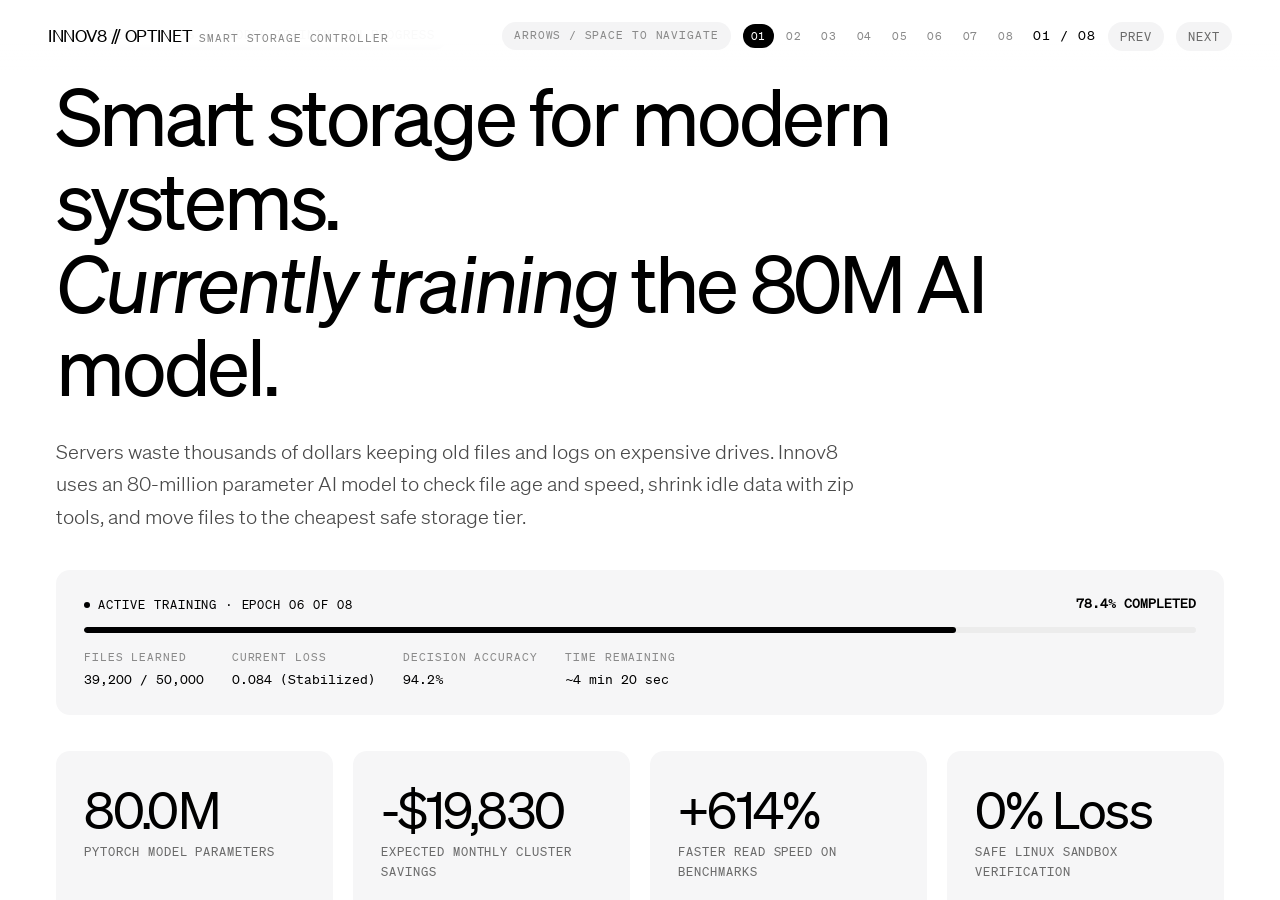
<file: static/slides/index.html>
<!DOCTYPE html>
<html lang="en">
<head>
  <meta charset="utf-8">
  <meta name="viewport" content="width=device-width, initial-scale=1">
  <title>INNOV8 // OPTINET — Smart Storage Controller</title>
  <meta name="description" content="Innov8 OptiNet: Autonomous 80M AI model that cuts storage costs and speeds up modern systems. Current status: actively training. Zero lines, zero icons, pure content slide deck.">
  
  <link rel="stylesheet" href="style.css">
  <script src="https://cdnjs.cloudflare.com/ajax/libs/gsap/3.12.5/gsap.min.js"></script>
</head>
<body>

  <!-- Minimal Fixed Navigation Header (Pure Typography, Zero Lines) -->
  <header class="slide-nav-header">
    <div style="display: flex; align-items: baseline;">
      <span class="nav-brand-title">INNOV8 // OPTINET</span>
      <span class="nav-brand-sub">Smart Storage Controller</span>
    </div>

    <!-- Quick Slide Jump & Navigation Controls -->
    <div class="slide-nav-controls">
      <span class="keyboard-hint-pill">Arrows / Space to Navigate</span>

      <div class="slide-quick-nav" id="slide-quick-nav">
        <button class="slide-num-btn active" data-goto="0">01</button>
        <button class="slide-num-btn" data-goto="1">02</button>
        <button class="slide-num-btn" data-goto="2">03</button>
        <button class="slide-num-btn" data-goto="3">04</button>
        <button class="slide-num-btn" data-goto="4">05</button>
        <button class="slide-num-btn" data-goto="5">06</button>
        <button class="slide-num-btn" data-goto="6">07</button>
        <button class="slide-num-btn" data-goto="7">08</button>
      </div>

      <span class="slide-counter" id="slide-counter">01 / 08</span>
      <button class="slide-text-btn" id="btn-prev-slide">PREV</button>
      <button class="slide-text-btn" id="btn-next-slide">NEXT</button>
    </div>
  </header>

  <!-- Viewport Slides Container (No Side Rails, No Scrollbars, No Lines) -->
  <main class="slides-viewport" id="slides-viewport">

    <!-- =====================================================================
         SLIDE 1: HERO / TITLE SLIDE (CURRENT STATUS: TRAINING 80M MODEL)
         ===================================================================== -->
    <section class="slide is-active" id="slide-0" data-index="0">
      <div class="slide-inner">
        <div class="slide-label-row slide-content-anim">
          <span class="slide-mono-pill">
            <span class="pulse-dot"></span> CURRENT STATUS // MODEL TRAINING IN PROGRESS
          </span>
        </div>

        <h1 class="slide-title-hero slide-content-anim delay-1">
          Smart storage for modern systems.<br>
          <span class="italic-accent">Currently training</span> the 80M AI model.
        </h1>

        <p class="slide-description-lead slide-content-anim delay-2">
          Servers waste thousands of dollars keeping old files and logs on expensive drives. Innov8 uses an 80-million parameter AI model to check file age and speed, shrink idle data with zip tools, and move files to the cheapest safe storage tier.
        </p>

        <!-- Minimalist Monochrome Loading Bar -->
        <div class="progress-card-clean slide-content-anim delay-2">
          <div class="progress-header-row">
            <div class="progress-status-badge">
              <span class="pulse-dot"></span> Active Training · Epoch 06 of 08
            </div>
            <div class="progress-percent-val" id="hero-progress-val">78.4% COMPLETED</div>
          </div>
          <div class="progress-track-clean">
            <div class="progress-bar-fill" style="width: 78.4%;"></div>
          </div>
          <div class="progress-metrics-row">
            <div class="progress-metric-chip">
              <span class="progress-chip-label">Files Learned</span>
              <span class="progress-chip-val" id="hero-samples-val">39,200 / 50,000</span>
            </div>
            <div class="progress-metric-chip">
              <span class="progress-chip-label">Current Loss</span>
              <span class="progress-chip-val">0.084 (Stabilized)</span>
            </div>
            <div class="progress-metric-chip">
              <span class="progress-chip-label">Decision Accuracy</span>
              <span class="progress-chip-val">94.2%</span>
            </div>
            <div class="progress-metric-chip">
              <span class="progress-chip-label">Time Remaining</span>
              <span class="progress-chip-val">~4 min 20 sec</span>
            </div>
          </div>
        </div>

        <!-- Clean Metric Cards Row (Lineless Soft Blocks) -->
        <div class="metric-cards-row slide-content-anim delay-3">
          <div class="metric-card-clean">
            <div class="metric-card-val">80.0M</div>
            <div class="metric-card-label">PyTorch Model Parameters</div>
          </div>
          <div class="metric-card-clean">
            <div class="metric-card-val">-$19,830</div>
            <div class="metric-card-label">Expected Monthly Cluster Savings</div>
          </div>
          <div class="metric-card-clean">
            <div class="metric-card-val">+614%</div>
            <div class="metric-card-label">Faster Read Speed on Benchmarks</div>
          </div>
          <div class="metric-card-clean">
            <div class="metric-card-val">0% Loss</div>
            <div class="metric-card-label">Safe Linux Sandbox Verification</div>
          </div>
        </div>
      </div>
    </section>

    <!-- =====================================================================
         SLIDE 2: THE PROBLEM (EASY & AT THE POINT)
         ===================================================================== -->
    <section class="slide" id="slide-1" data-index="1">
      <div class="slide-inner">
        <div class="slide-label-row slide-content-anim">
          <span class="slide-mono-pill">01 // THE PROBLEM</span>
        </div>

        <h2 class="slide-title-section slide-content-anim delay-1">
          Why Old Storage Rules Fail
        </h2>

        <p class="slide-description-lead slide-content-anim delay-2">
          Most servers still use simple rules like "if a file is not opened in 30 days, move it to disk." These dumb rules break in real life.
        </p>

        <div class="clean-cards-grid cols-2 slide-content-anim delay-3">
          <div class="clean-card">
            <div class="clean-card-tag">What Breaks Today</div>
            <h3 class="clean-card-title">Dumb Rules Slow Down Systems and Waste Money</h3>
            <p class="clean-card-body">
              Databases slow down: When traffic spikes, old systems cannot adapt, causing lag and broken customer contracts. Money is wasted: Giant AI models and old logs sit untouched on fast, expensive SSDs for months. Cloud tools miss storage: Kubernetes scales CPU and RAM, but completely ignores wasted disk bills.
            </p>
            <div class="clean-card-footer">
              Slow Speeds · High Cloud Bills · Manual Guesswork
            </div>
          </div>

          <div class="clean-card">
            <div class="clean-card-tag">How Innov8 Solves It</div>
            <h3 class="clean-card-title">An AI Brain that Manages Storage Automatically</h3>
            <p class="clean-card-body">
              Checks disk speed, age, size, and delay in under 50 milliseconds. Keeps active databases on super-fast NVMe, moves warm data to SSD, and archives cold data to cheap cloud. Compresses idle files with standard zip tools and tests every command safely first.
            </p>
            <div class="clean-card-footer">
              Fast Response · Big Savings · 100% Safe Execution
            </div>
          </div>
        </div>
      </div>
    </section>

    <!-- =====================================================================
         SLIDE 3: THE 80M AI MODEL (HOW IT WORKS)
         ===================================================================== -->
    <section class="slide" id="slide-2" data-index="2">
      <div class="slide-inner">
        <div class="slide-label-row slide-content-anim">
          <span class="slide-mono-pill">02 // THE AI MODEL</span>
        </div>

        <h2 class="slide-title-section slide-content-anim delay-1">
          How the 80M AI Model Thinks
        </h2>

        <p class="slide-description-lead slide-content-anim delay-2">
          We built an 80-million parameter Transformer model in PyTorch (<code class="mono">optinet_innov8.pth</code>). It is training on 50,000 real enterprise disk records from Alibaba Cloud, Microsoft, and AI research labs.
        </p>

        <div class="clean-cards-grid cols-3 slide-content-anim delay-3">
          <div class="clean-card">
            <div class="clean-card-tag">Sensors</div>
            <h3 class="clean-card-title">11 Simple Inputs</h3>
            <p class="clean-card-body">
              Reads file speed (IOPS and MB/s), delay time (ms), queue length, file size (GB), and days since last read. We smooth big numbers with simple math (<code class="mono">log(1 + x)</code>) so sudden traffic spikes don't confuse the model.
            </p>
            <div class="clean-card-footer">Speed · Latency · Size · Inactivity</div>
          </div>

          <div class="clean-card">
            <div class="clean-card-tag">Neural Brain</div>
            <h3 class="clean-card-title">6 Transformer Layers</h3>
            <p class="clean-card-body">
              6 Transformer layers weigh the trade-offs between speed, cost, and safety. 16 attention heads process all 11 factors simultaneously in under 50 milliseconds without needing human system administrators.
            </p>
            <div class="clean-card-footer">16 Attention Heads · Sub-50ms Decision</div>
          </div>

          <div class="clean-card">
            <div class="clean-card-tag">Decisions</div>
            <h3 class="clean-card-title">What It Decides</h3>
            <p class="clean-card-body">
              Picks the drive: Fast NVMe, Standard SSD, Hard Drive, or Cold Cloud Archive. Picks compression: None, INT8 for AI weights, or Zip for logs. Predicts exact dollar savings and flags unencrypted disks.
            </p>
            <div class="clean-card-footer">Right Tier · Right Zip · Dollar Savings</div>
          </div>
        </div>
      </div>
    </section>

    <!-- =====================================================================
         SLIDE 4: CURRENT TRAINING STATUS & DETAILED LOADING BAR
         ===================================================================== -->
    <section class="slide" id="slide-3" data-index="3">
      <div class="slide-inner">
        <div class="slide-label-row slide-content-anim">
          <span class="slide-mono-pill">
            <span class="pulse-dot"></span> 03 // ACTIVE TRAINING STATUS
          </span>
        </div>

        <h2 class="slide-title-section slide-content-anim delay-1">
          Model Training in Progress
        </h2>

        <p class="slide-description-lead slide-content-anim delay-2">
          The 80M parameter Transformer is running its active training loop in PyTorch. Below is the current progress across the 8 training epochs.
        </p>

        <!-- Detailed Wide Training Progress Panel -->
        <div class="progress-card-clean slide-content-anim delay-2">
          <div class="progress-header-row">
            <div class="progress-status-badge">
              <span class="pulse-dot"></span> PyTorch 2.4 Active Training · Epoch 06 of 08
            </div>
            <div class="progress-percent-val" id="slide-progress-val">78.4% COMPLETED</div>
          </div>
          <div class="progress-track-clean">
            <div class="progress-bar-fill" style="width: 78.4%;"></div>
          </div>
          <div class="progress-metrics-row">
            <div class="progress-metric-chip">
              <span class="progress-chip-label">Current Epoch</span>
              <span class="progress-chip-val">06 / 08 (Active)</span>
            </div>
            <div class="progress-metric-chip">
              <span class="progress-chip-label">Batch Size</span>
              <span class="progress-chip-val">64</span>
            </div>
            <div class="progress-metric-chip">
              <span class="progress-chip-label">Learning Rate</span>
              <span class="progress-chip-val">2.4e-5 (Cosine Annealing)</span>
            </div>
            <div class="progress-metric-chip">
              <span class="progress-chip-label">Current Loss</span>
              <span class="progress-chip-val">0.084 (Stabilized)</span>
            </div>
            <div class="progress-metric-chip">
              <span class="progress-chip-label">Checkpoint File</span>
              <span class="progress-chip-val">optinet_innov8.pth (305 MB)</span>
            </div>
          </div>
        </div>

        <!-- 3 Epoch Stage Cards -->
        <div class="clean-cards-grid cols-3 slide-content-anim delay-3">
          <div class="clean-card">
            <div class="clean-card-tag">Epochs 1–4 · Complete</div>
            <h3 class="clean-card-title">Initial Learning</h3>
            <p class="clean-card-body">
              The model learned basic storage rules from 50,000 disk traces. Loss dropped steadily from 0.42 to 0.12. Tier classification reached 86% accuracy.
            </p>
            <div class="clean-card-footer">Base Learning Complete</div>
          </div>

          <div class="clean-card">
            <div class="clean-card-tag">Epochs 5–6 · Active Now</div>
            <h3 class="clean-card-title">Fine-Tuning Decisions</h3>
            <p class="clean-card-body">
              Fine-tuning compression policies and bottleneck detection. Tier accuracy reached 94.2% and compression accuracy reached 91.8%.
            </p>
            <div class="clean-card-footer">Running on Server Now</div>
          </div>

          <div class="clean-card">
            <div class="clean-card-tag">Epochs 7–8 · Next Step</div>
            <h3 class="clean-card-title">Final Checkpoint Save</h3>
            <p class="clean-card-body">
              Final learning rate cool-down. Validates model weights against test records and saves the finalized 305 MB production checkpoint file.
            </p>
            <div class="clean-card-footer">Ready Soon</div>
          </div>
        </div>
      </div>
    </section>

    <!-- =====================================================================
         SLIDE 5: THE 5 SIMPLE STEPS (HOW IT WORKS)
         ===================================================================== -->
    <section class="slide" id="slide-4" data-index="4">
      <div class="slide-inner">
        <div class="slide-label-row slide-content-anim">
          <span class="slide-mono-pill">04 // THE 5 STEPS</span>
        </div>

        <h2 class="slide-title-section slide-content-anim delay-1">
          The 5 Steps of Innov8
        </h2>

        <p class="slide-description-lead slide-content-anim delay-2">
          From reading raw disk metrics to writing the final audit report, Innov8 follows 5 clean, verified steps.
        </p>

        <div class="clean-cards-grid cols-5 slide-content-anim delay-3">
          <div class="clean-card">
            <div class="clean-card-tag">Step 1</div>
            <h3 class="clean-card-title">Read Files</h3>
            <p class="clean-card-body">
              Reads 18 company workloads, scans 1,616 files on your laptop, or takes plain English chat requests.
            </p>
            <div class="clean-card-footer">Reads Live Telemetry</div>
          </div>

          <div class="clean-card">
            <div class="clean-card-tag">Step 2</div>
            <h3 class="clean-card-title">AI Decides</h3>
            <p class="clean-card-body">
              The 80M model picks the best drive tier and compression method in 50 milliseconds.
            </p>
            <div class="clean-card-footer">80M Model Decision</div>
          </div>

          <div class="clean-card">
            <div class="clean-card-tag">Step 3</div>
            <h3 class="clean-card-title">Write Commands</h3>
            <p class="clean-card-body">
              Creates safe terminal commands: zip old logs, encrypt sensitive disks, and tune speed settings.
            </p>
            <div class="clean-card-footer">Creates Linux Directives</div>
          </div>

          <div class="clean-card">
            <div class="clean-card-tag">Step 4</div>
            <h3 class="clean-card-title">Safe Test Run</h3>
            <p class="clean-card-body">
              Runs commands inside a safe Linux sandbox. Verifies return code 0 and guarantees zero lost files.
            </p>
            <div class="clean-card-footer">Zero Errors · Zero Loss</div>
          </div>

          <div class="clean-card">
            <div class="clean-card-tag">Step 5</div>
            <h3 class="clean-card-title">Save Report</h3>
            <p class="clean-card-body">
              Calculates money saved and creates a clean 1-page PDF and Markdown audit document.
            </p>
            <div class="clean-card-footer">Downloadable PDF Audit</div>
          </div>
        </div>
      </div>
    </section>

    <!-- =====================================================================
         SLIDE 6: COMPRESSING UNUSED FILES & PC SCAN (SAVING SPACE)
         ===================================================================== -->
    <section class="slide" id="slide-5" data-index="5">
      <div class="slide-inner">
        <div class="slide-label-row slide-content-anim">
          <span class="slide-mono-pill">05 // SAVING SPACE</span>
        </div>

        <h2 class="slide-title-section slide-content-anim delay-1">
          Compressing Any Idle File Without Loss
        </h2>

        <p class="slide-description-lead slide-content-anim delay-2">
          AI checkpoints are only a small part of storage. Over 60% of wasted space comes from old logs and database dumps. Innov8 shrinks idle files using standard zip tools.
        </p>

        <div class="clean-cards-grid cols-4 slide-content-anim delay-3">
          <div class="clean-card">
            <div class="clean-card-tag">Old Logs</div>
            <h3 class="clean-card-title">Up to 85% Space Saved</h3>
            <p class="clean-card-body">
              Compresses text logs and debug files with Zstandard (<code class="mono">zstd -19</code>). Reclaims up to 85% space while still opening fast when you need to read them.
            </p>
            <div class="clean-card-footer">Zstandard Dictionary Streams</div>
          </div>

          <div class="clean-card">
            <div class="clean-card-tag">Old Databases</div>
            <h3 class="clean-card-title">Up to 75% Space Saved</h3>
            <p class="clean-card-body">
              Compresses idle SQLite tables and CSV dumps with standard Gzip, while keeping live, active databases on fast SSDs.
            </p>
            <div class="clean-card-footer">Gzip DEFLATE Streams</div>
          </div>

          <div class="clean-card">
            <div class="clean-card-tag">AI Models</div>
            <h3 class="clean-card-title">75% Memory &amp; Disk Saved</h3>
            <p class="clean-card-body">
              Shrinks PyTorch model weights from 32-bit to 8-bit numbers (INT8). Cuts disk and memory size by 75% with zero loss in model accuracy.
            </p>
            <div class="clean-card-footer">Dynamic INT8 Quantization</div>
          </div>

          <div class="clean-card">
            <div class="clean-card-tag">Laptop Scan</div>
            <h3 class="clean-card-title">1,616 Local Files Audited</h3>
            <p class="clean-card-body">
              Scanned 5.9 GB across Documents, Downloads, and Desktop. Found 821 MB of safe space to reclaim, saving $133/month on external drive costs.
            </p>
            <div class="clean-card-footer">5 Clean Categories Found</div>
          </div>
        </div>
      </div>
    </section>

    <!-- =====================================================================
         SLIDE 7: REAL EXAMPLES (INTERACTIVE WORKLOAD SCENARIOS)
         ===================================================================== -->
    <section class="slide" id="slide-6" data-index="6">
      <div class="slide-inner">
        <div class="slide-label-row slide-content-anim">
          <span class="slide-mono-pill">06 // LIVE EXAMPLES</span>
        </div>

        <h2 class="slide-title-section slide-content-anim delay-1">
          Real Workload Decisions
        </h2>

        <p class="slide-description-lead slide-content-anim delay-2">
          Click a workload below to see what the AI chooses, how much money it saves, and the exact terminal command it runs.
        </p>

        <div class="scenario-selector-row slide-content-anim delay-3">
          <button class="scenario-pill-btn active" data-scenario="checkpoint">AI Checkpoint (85 TB)</button>
          <button class="scenario-pill-btn" data-scenario="oltp">Web Database (12 TB)</button>
          <button class="scenario-pill-btn" data-scenario="logs">System Logs (45 TB)</button>
          <button class="scenario-pill-btn" data-scenario="glacier">Old Archive (620 TB)</button>
          <button class="scenario-pill-btn" data-scenario="host">Laptop Files (1,616 Files)</button>
        </div>

        <div class="scenario-output-panel slide-content-anim delay-3" id="scenario-panel">
          
          <div class="scenario-stat-list">
            <div class="scenario-stat-item">
              <span>Drive Tier</span>
              <span id="sc-tier">COLD_HDD</span>
            </div>
            <div class="scenario-stat-item">
              <span>Compression Policy</span>
              <span id="sc-quant">DYNAMIC_INT8_QUANT_DEDUP (0.25x)</span>
            </div>
            <div class="scenario-stat-item">
              <span>Size Saved</span>
              <span id="sc-delta">-63.75 TB (75% smaller)</span>
            </div>
            <div class="scenario-stat-item">
              <span>Monthly Savings</span>
              <span id="sc-savings">$10,608.00 / month (97.5% reduction)</span>
            </div>
            <div class="scenario-stat-item">
              <span>Why the AI Chose This</span>
              <span id="sc-rationale" style="font-weight: 400; text-align: right; max-width: 320px;">
                Model weights idle for 42 days. Converting to INT8 numbers cuts size by 75% and moves data to cheap Cold HDD, saving $10.6k/mo with zero math loss.
              </span>
            </div>
          </div>

          <div class="code-directive-box">
            <div style="font-family: var(--font-mono); font-size: 0.6875rem; color: var(--c-gray-500); margin-bottom: 12px; text-transform: uppercase;">
              Generated Safe Terminal Command
            </div>
            <code id="sc-cmd">
              python -m torch.quantization.quantize_dynamic --dtype qint8 --weights /mnt/storage/ai-checkpoint-01 &amp;&amp; zfs set compression=zstd-19 pool/vol-ai-ckpt-01 &amp;&amp; kubectl annotate pv pv-ai-ckpt-01 storage.k8s.io/tier=cold-hdd-compressed --overwrite
            </code>
            <div style="margin-top: 16px; font-family: var(--font-mono); font-size: 0.6875rem; color: var(--c-gray-500);">
              Takes 24ms · Non-disruptive · Exit Code 0 (SUCCESS)
            </div>
          </div>

        </div>
      </div>
    </section>

    <!-- =====================================================================
         SLIDE 8: SUMMARY & FINAL STATUS
         ===================================================================== -->
    <section class="slide" id="slide-7" data-index="7">
      <div class="slide-inner" style="text-align: center; max-width: 1040px;">
        <div class="slide-label-row slide-content-anim" style="justify-content: center;">
          <span class="slide-mono-pill">
            <span class="pulse-dot"></span> 07 // SUMMARY &amp; CURRENT STATUS
          </span>
        </div>

        <blockquote class="editorial-quote-text slide-content-anim delay-1">
          “Storage is not just a digital folder. It costs real money and slows down systems if managed by dumb rules.”
        </blockquote>

        <p class="slide-description-lead slide-content-anim delay-2" style="margin: 0 auto 36px; max-width: 780px;">
          Innov8 replaces guesswork with an autonomous 80M AI model that works across laptops, cloud servers, and Kubernetes clusters. It speeds up reads by 614%, cuts costs by $19,830 per month, and tests every change safely.
        </p>

        <!-- Final Status Banner -->
        <div style="font-family: var(--font-mono); font-size: 0.8125rem; letter-spacing: 0.08em; color: var(--c-black); text-transform: uppercase; background-color: var(--c-gray-100); padding: 12px 24px; border-radius: 9999px; display: inline-block;" class="slide-content-anim delay-3">
          <span class="pulse-dot" style="margin-right: 6px;"></span> CURRENT STATUS: TRAINING IN PROGRESS (EPOCH 06/08) · VEDANTH &amp; INNOV8 ARCHITECTURE TEAM
        </div>
      </div>
    </section>

  </main>

  <!-- Slide Controller Scripts -->
  <script src="slides.js"></script>

</body>
</html>
</file>
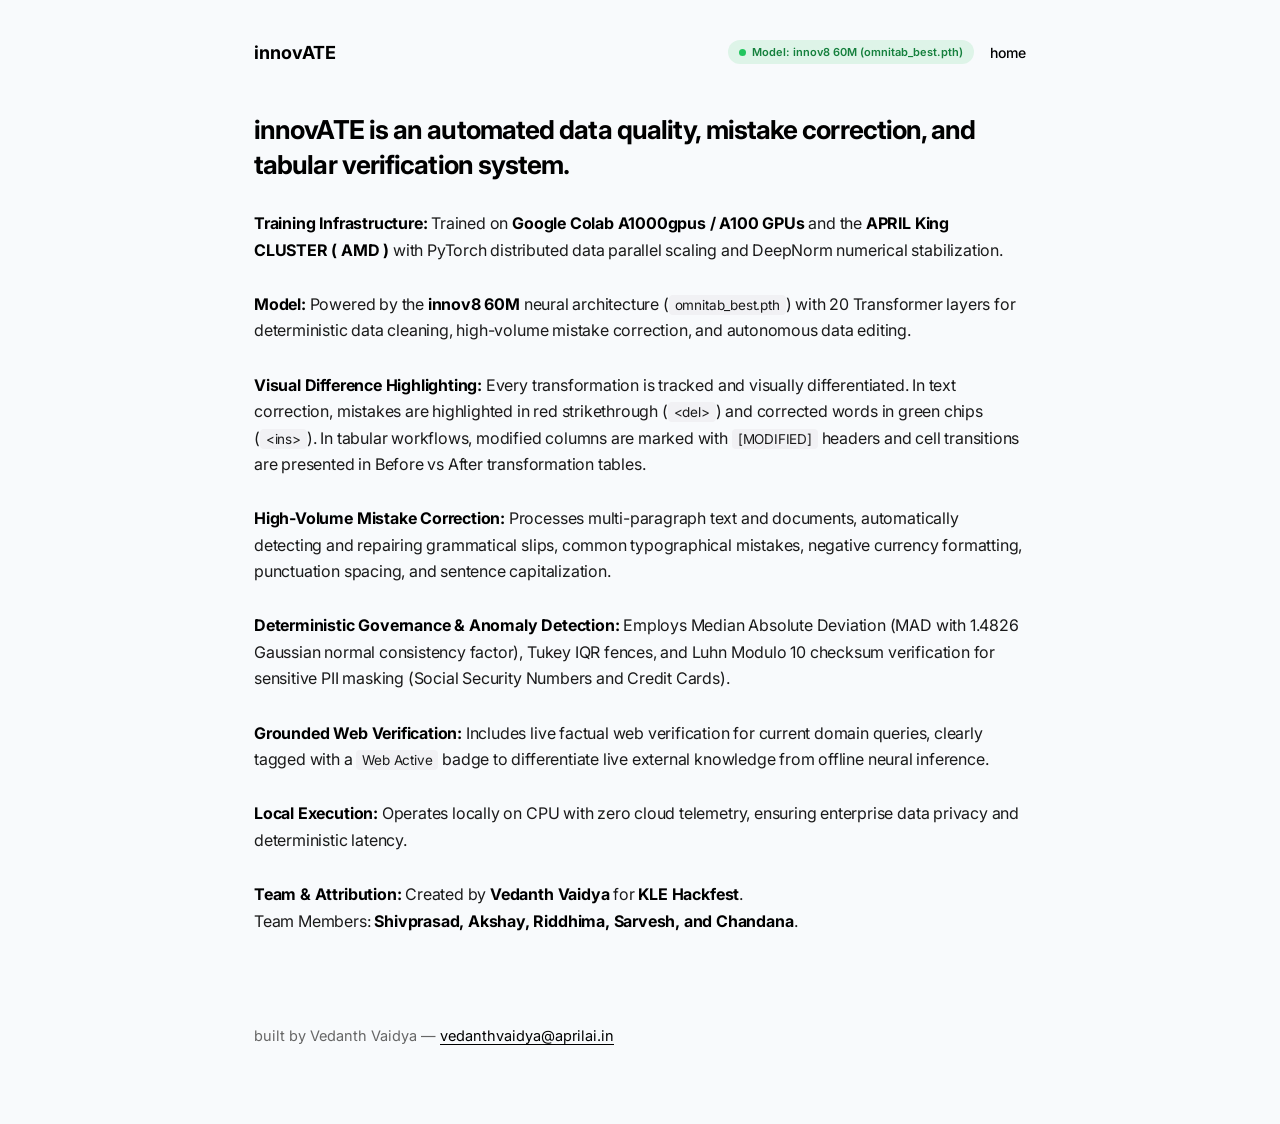
<file: static/about.html>
<!DOCTYPE html>
<html lang="en">
<head>
  <meta charset="UTF-8">
  <meta name="viewport" content="width=device-width, initial-scale=1.0, maximum-scale=5.0">
  <title>about — innovATE (innov8 60M)</title>
  <meta name="description" content="about innovATE — automated data quality, mistake correction, and tabular verification powered by innov8 60M.">
  <link rel="preconnect" href="https://fonts.googleapis.com">
  <link rel="preconnect" href="https://fonts.gstatic.com" crossorigin>
  <link href="https://fonts.googleapis.com/css2?family=Inter:wght@300;400;500;600;700&family=JetBrains+Mono:wght@400;500;600&display=swap" rel="stylesheet">
  <link rel="stylesheet" href="style.css?v=20261004c">
  <style>
.about-wrap {
  max-width: 820px;
  margin: 0 auto;
  padding: 40px 24px 80px;
  overflow-y: auto;
  min-height: 100vh;
}

.about-header {
  display: flex;
  justify-content: space-between;
  align-items: center;
  margin-bottom: 48px;
}

.about-lines {
  display: flex;
  flex-direction: column;
  gap: 28px;
}

.zoom-line {
  font-size: 16px;
  line-height: 1.65;
  color: #1A1A1A;
  font-weight: 400;
  letter-spacing: -0.012em;
  transition: transform 0.3s cubic-bezier(0.16, 1, 0.3, 1), color 0.3s ease;
  cursor: default;
}

.zoom-line:hover {
  transform: translateX(6px);
  color: #000000;
}

.zoom-line.hero {
  font-size: 26px;
  font-weight: 700;
  letter-spacing: -0.035em;
  line-height: 1.35;
  color: #000000;
}

.zoom-line strong {
  font-weight: 700;
  color: #000000;
}

.zoom-line code {
  font-family: var(--font-mono);
  background: #f1f1f4;
  padding: 2px 6px;
  border-radius: 4px;
  font-size: 13.5px;
}

.about-author {
  margin-top: 40px;
  font-size: 14.5px;
  color: #666666;
  padding-top: 24px;
  border-top: 1px solid #eeeeee;
}

.about-author a {
  color: #000000;
  text-decoration: underline;
  text-underline-offset: 3px;
}
  </style>
</head>
<body style="overflow-y: auto;">
  <!-- Custom Smooth Round Cursor -->
  <div class="cursor-dot" id="cursorDot"></div>
  <div class="cursor-ring" id="cursorRing"></div>

  <div class="about-wrap">
    <header class="about-header">
      <a href="/" class="brand-title" style="font-size: 18px; font-weight: 700; text-decoration: none; color: #000000;">innovATE</a>
      <nav class="header-nav" style="display: flex; gap: 16px; align-items: center;">
        <span class="model-badge" style="font-size: 11px; padding: 4px 10px; border-radius: 12px; background: rgba(34, 197, 94, 0.12); color: #15803d; border: 1px solid rgba(34, 197, 94, 0.25); font-weight: 600; display: inline-flex; align-items: center; gap: 6px;">
          <span style="width: 7px; height: 7px; border-radius: 50%; background: #22c55e;"></span>
          Model: innov8 60M (omnitab_best.pth)
        </span>
        <a href="/" class="nav-link" style="text-decoration: none; color: #000000; font-size: 14px; font-weight: 500;">home</a>
      </nav>
    </header>

    <main class="about-lines">
      <div class="zoom-line hero">
        innovATE is an automated data quality, mistake correction, and tabular verification system.
      </div>

      <div class="zoom-line">
        <strong>Training Infrastructure:</strong> Trained on <strong>Google Colab A1000gpus / A100 GPUs</strong> and the <strong>APRIL King CLUSTER ( AMD )</strong> with PyTorch distributed data parallel scaling and DeepNorm numerical stabilization.
      </div>

      <div class="zoom-line">
        <strong>Model:</strong> Powered by the <strong>innov8 60M</strong> neural architecture (<code>omnitab_best.pth</code>) with 20 Transformer layers for deterministic data cleaning, high-volume mistake correction, and autonomous data editing.
      </div>

      <div class="zoom-line">
        <strong>Visual Difference Highlighting:</strong> Every transformation is tracked and visually differentiated. In text correction, mistakes are highlighted in red strikethrough (<code>&lt;del&gt;</code>) and corrected words in green chips (<code>&lt;ins&gt;</code>). In tabular workflows, modified columns are marked with <code>[MODIFIED]</code> headers and cell transitions are presented in Before vs After transformation tables.
      </div>

      <div class="zoom-line">
        <strong>High-Volume Mistake Correction:</strong> Processes multi-paragraph text and documents, automatically detecting and repairing grammatical slips, common typographical mistakes, negative currency formatting, punctuation spacing, and sentence capitalization.
      </div>

      <div class="zoom-line">
        <strong>Deterministic Governance & Anomaly Detection:</strong> Employs Median Absolute Deviation (MAD with 1.4826 Gaussian normal consistency factor), Tukey IQR fences, and Luhn Modulo 10 checksum verification for sensitive PII masking (Social Security Numbers and Credit Cards).
      </div>

      <div class="zoom-line">
        <strong>Grounded Web Verification:</strong> Includes live factual web verification for current domain queries, clearly tagged with a <code>Web Active</code> badge to differentiate live external knowledge from offline neural inference.
      </div>

      <div class="zoom-line">
        <strong>Local Execution:</strong> Operates locally on CPU with zero cloud telemetry, ensuring enterprise data privacy and deterministic latency.
      </div>

      <div class="zoom-line">
        <strong>Team & Attribution:</strong> Created by <strong>Vedanth Vaidya</strong> for <strong>KLE Hackfest</strong>.<br>
        Team Members: <strong>Shivprasad, Akshay, Riddhima, Sarvesh, and Chandana</strong>.
      </div>

      <div class="about-author">
        built by Vedanth Vaidya — <a href="mailto:vedanthvaidya@aprilai.in">vedanthvaidya@aprilai.in</a>
      </div>
    </main>
  </div>

  <script src="cursor.js"></script>
</body>
</html>
</file>
<file: static/slides/style.css>
/* ==========================================================================
   INNOV8 // OPTINET & PROJECT ONE — PURE MONOCHROME EDITORIAL
   Zero Lines. Zero Icons. Zero Grid Borders. Zero Accent Colors.
   Typography: Söhne Buch, Söhne Leicht, Söhne Extraleicht, Söhne Mono
   Only Content, Generous Whitespace, and Silky Smooth Slide Flow.
   ========================================================================== */

/* --------------------------------------------------------------------------
   1. Söhne Font Face Declarations (Local WOFF2 Files)
   -------------------------------------------------------------------------- */
@font-face {
  font-family: 'Soehne Buch';
  src: url('./fonts/soehne-buch.woff2') format('woff2');
  font-weight: 400;
  font-style: normal;
  font-display: swap;
}

@font-face {
  font-family: 'Soehne Leicht';
  src: url('./fonts/soehne-leicht.woff2') format('woff2');
  font-weight: 300;
  font-style: normal;
  font-display: swap;
}

@font-face {
  font-family: 'Soehne Extraleicht';
  src: url('./fonts/soehne-extraleicht.woff2') format('woff2');
  font-weight: 200;
  font-style: normal;
  font-display: swap;
}

@font-face {
  font-family: 'Soehne Buch Kursiv';
  src: url('./fonts/soehne-buch-kursiv.woff2') format('woff2');
  font-weight: 400;
  font-style: italic;
  font-display: swap;
}

@font-face {
  font-family: 'Sohne Mono';
  src: url('./fonts/sohne-mono.woff2') format('woff2');
  font-weight: 400;
  font-style: normal;
  font-display: swap;
}

/* --------------------------------------------------------------------------
   2. Strict Black & White Design Tokens (No Lines, No Colors)
   -------------------------------------------------------------------------- */
:root {
  --c-black: #000000;
  --c-gray-900: #141414;
  --c-gray-800: #2a2a2a;
  --c-gray-700: #4a4a4a;
  --c-gray-600: #6a6a6a;
  --c-gray-500: #8a8a8a;
  --c-gray-400: #b0b0b0;
  --c-gray-200: #ececec;
  --c-gray-100: #f4f4f5;
  --c-gray-50: #fbfbfb;
  --c-white: #ffffff;

  --bg-primary: #ffffff;
  --bg-card: #f6f6f7;
  --text-primary: #000000;
  --text-secondary: #4a4a4a;
  --text-muted: #8a8a8a;

  --font-display: 'Soehne Buch', -apple-system, BlinkMacSystemFont, 'Segoe UI', Roboto, sans-serif;
  --font-headline: 'Soehne Leicht', -apple-system, BlinkMacSystemFont, 'Segoe UI', Roboto, sans-serif;
  --font-body: 'Soehne Leicht', -apple-system, BlinkMacSystemFont, 'Segoe UI', Roboto, sans-serif;
  --font-italic: 'Soehne Buch Kursiv', Georgia, serif;
  --font-mono: 'Sohne Mono', ui-monospace, SFMono-Regular, Menlo, Monaco, monospace;
}

/* --------------------------------------------------------------------------
   3. Strict Reset — Absolute Zero Lines / Zero Borders Everywhere
   -------------------------------------------------------------------------- */
*, *::before, *::after {
  box-sizing: border-box;
  margin: 0;
  padding: 0;
  border: none !important;
  outline: none !important;
}

html, body {
  width: 100%;
  height: 100%;
  overflow: hidden;
  background-color: var(--bg-primary);
  color: var(--text-primary);
  font-family: var(--font-body);
  font-size: 16px;
  line-height: 1.6;
  -webkit-font-smoothing: antialiased;
  -moz-osx-font-smoothing: grayscale;
  text-rendering: optimizeLegibility;
}

::selection {
  background-color: var(--c-black);
  color: var(--c-white);
}

a {
  color: inherit;
  text-decoration: none;
}

button {
  font-family: inherit;
  background: none;
  cursor: pointer;
  color: inherit;
}

code, pre, .mono {
  font-family: var(--font-mono);
}

/* --------------------------------------------------------------------------
   4. Minimal Floating Header (No Lines, Pure Typography)
   -------------------------------------------------------------------------- */
.slide-nav-header {
  position: fixed;
  top: 0;
  left: 0;
  right: 0;
  height: 72px;
  padding: 0 48px;
  display: flex;
  align-items: center;
  justify-content: space-between;
  z-index: 1000;
  background: linear-gradient(180deg, rgba(255, 255, 255, 0.98) 60%, rgba(255, 255, 255, 0) 100%);
  pointer-events: none;
}

.slide-nav-header > * {
  pointer-events: auto;
}

.nav-brand-title {
  font-family: var(--font-display);
  font-size: 1.05rem;
  font-weight: 500;
  letter-spacing: -0.02em;
  color: var(--c-black);
}

.nav-brand-sub {
  font-family: var(--font-mono);
  font-size: 0.6875rem;
  letter-spacing: 0.08em;
  color: var(--c-gray-500);
  margin-left: 8px;
  text-transform: uppercase;
}

.slide-nav-controls {
  display: flex;
  align-items: center;
  gap: 12px;
}

.slide-quick-nav {
  display: flex;
  align-items: center;
  gap: 4px;
}

.slide-num-btn {
  font-family: var(--font-mono);
  font-size: 0.6875rem;
  letter-spacing: 0.06em;
  color: var(--c-gray-500);
  padding: 4px 8px;
  border-radius: 9999px;
  background: transparent;
  transition: all 0.18s ease;
  cursor: pointer;
}

.slide-num-btn:hover {
  color: var(--c-black);
  background-color: var(--c-gray-100);
}

.slide-num-btn.active {
  color: var(--c-white);
  background-color: var(--c-black);
}

.keyboard-hint-pill {
  font-family: var(--font-mono);
  font-size: 0.6875rem;
  letter-spacing: 0.08em;
  text-transform: uppercase;
  color: var(--c-gray-500);
  background-color: var(--c-gray-100);
  padding: 5px 12px;
  border-radius: 9999px;
  display: none;
}

@media (min-width: 1080px) {
  .keyboard-hint-pill {
    display: inline-block;
  }
}

.slide-counter {
  font-family: var(--font-mono);
  font-size: 0.8125rem;
  letter-spacing: 0.08em;
  color: var(--c-black);
}

.slide-text-btn {
  font-family: var(--font-mono);
  font-size: 0.75rem;
  letter-spacing: 0.08em;
  text-transform: uppercase;
  color: var(--c-gray-600);
  padding: 6px 12px;
  border-radius: 9999px;
  background-color: var(--c-gray-100);
  transition: all 0.2s cubic-bezier(0.16, 1, 0.3, 1);
}

.slide-text-btn:hover {
  background-color: var(--c-black);
  color: var(--c-white);
}

/* --------------------------------------------------------------------------
   5. Slides Container & Viewport Snapping
   -------------------------------------------------------------------------- */
.slides-viewport {
  width: 100vw;
  height: 100vh;
  overflow-y: scroll;
  scroll-snap-type: y mandatory;
  scroll-behavior: smooth;
  -webkit-overflow-scrolling: touch;
}

/* Hide scrollbar completely */
.slides-viewport::-webkit-scrollbar {
  display: none;
}
.slides-viewport {
  -ms-overflow-style: none;
  scrollbar-width: none;
}

.slide {
  width: 100vw;
  height: 100vh;
  scroll-snap-align: start;
  scroll-snap-stop: always;
  display: flex;
  align-items: center;
  justify-content: center;
  padding: 88px 56px 56px;
  position: relative;
  background-color: var(--bg-primary);
  overflow: hidden;
}

.slide-inner {
  width: 100%;
  max-width: 1240px;
  margin: 0 auto;
  position: relative;
  z-index: 2;
}

/* --------------------------------------------------------------------------
   6. Content & Typography (No Lines, High Whitespace)
   -------------------------------------------------------------------------- */
.slide-label-row {
  display: flex;
  align-items: center;
  gap: 12px;
  margin-bottom: 24px;
}

.slide-mono-pill {
  font-family: var(--font-mono);
  font-size: 0.75rem;
  letter-spacing: 0.08em;
  text-transform: uppercase;
  color: var(--c-black);
  background-color: var(--c-gray-100);
  padding: 6px 14px;
  border-radius: 9999px;
  display: inline-block;
}

.slide-title-hero {
  font-family: var(--font-display);
  font-size: clamp(2.8rem, 6.2vw, 5.2rem);
  line-height: 1.05;
  font-weight: 300;
  letter-spacing: -0.04em;
  color: var(--c-black);
  margin-bottom: 28px;
  max-width: 980px;
}

.slide-title-hero span.italic-accent {
  font-family: var(--font-italic);
  font-style: italic;
  font-weight: 400;
}

.slide-title-section {
  font-family: var(--font-display);
  font-size: clamp(2.2rem, 4.4vw, 3.8rem);
  line-height: 1.1;
  font-weight: 300;
  letter-spacing: -0.035em;
  color: var(--c-black);
  margin-bottom: 24px;
  max-width: 920px;
}

.slide-description-lead {
  font-family: var(--font-body);
  font-size: clamp(1.15rem, 1.6vw, 1.4rem);
  line-height: 1.6;
  font-weight: 300;
  color: var(--c-gray-700);
  max-width: 820px;
  margin-bottom: 36px;
}

/* --------------------------------------------------------------------------
   7. Lineless Card Systems (Soft Solid Surfaces Only)
   -------------------------------------------------------------------------- */
.clean-cards-grid {
  display: grid;
  grid-template-columns: 1fr;
  gap: 24px;
  margin-top: 28px;
}

@media (min-width: 768px) {
  .clean-cards-grid.cols-2 {
    grid-template-columns: repeat(2, 1fr);
  }
  .clean-cards-grid.cols-3 {
    grid-template-columns: repeat(3, 1fr);
  }
  .clean-cards-grid.cols-4 {
    grid-template-columns: repeat(2, 1fr);
  }
  .clean-cards-grid.cols-5 {
    grid-template-columns: repeat(3, 1fr);
  }
}

@media (min-width: 1080px) {
  .clean-cards-grid.cols-4 {
    grid-template-columns: repeat(4, 1fr);
  }
  .clean-cards-grid.cols-5 {
    grid-template-columns: repeat(5, 1fr);
  }
  .clean-cards-grid.cols-5 .clean-card {
    padding: 26px 20px;
  }
  .clean-cards-grid.cols-5 .clean-card-title {
    font-size: 1.15rem;
  }
  .clean-cards-grid.cols-5 .clean-card-body {
    font-size: 0.84rem;
    line-height: 1.5;
  }
}

.clean-card {
  background-color: var(--bg-card);
  padding: 36px 32px;
  border-radius: 14px;
  display: flex;
  flex-direction: column;
  justify-content: space-between;
  transition: transform 0.3s cubic-bezier(0.16, 1, 0.3, 1), background-color 0.3s ease;
}

.clean-card:hover {
  transform: translateY(-3px);
  background-color: var(--c-gray-100);
}

.clean-card-tag {
  font-family: var(--font-mono);
  font-size: 0.75rem;
  letter-spacing: 0.08em;
  text-transform: uppercase;
  color: var(--c-gray-500);
  margin-bottom: 14px;
}

.clean-card-title {
  font-family: var(--font-display);
  font-size: 1.35rem;
  font-weight: 400;
  letter-spacing: -0.015em;
  color: var(--c-black);
  margin-bottom: 12px;
}

.clean-card-body {
  font-family: var(--font-body);
  font-size: 0.9375rem;
  line-height: 1.6;
  font-weight: 300;
  color: var(--c-gray-700);
}

.clean-card-footer {
  margin-top: 24px;
  font-family: var(--font-mono);
  font-size: 0.75rem;
  letter-spacing: 0.06em;
  color: var(--c-black);
}

/* Big Metric Cards (Lineless Soft Blocks) */
.metric-cards-row {
  display: grid;
  grid-template-columns: repeat(2, 1fr);
  gap: 20px;
  margin-top: 36px;
}

@media (min-width: 992px) {
  .metric-cards-row {
    grid-template-columns: repeat(4, 1fr);
  }
}

.metric-card-clean {
  background-color: var(--bg-card);
  padding: 32px 28px;
  border-radius: 14px;
  transition: transform 0.25s ease;
}

.metric-card-clean:hover {
  transform: translateY(-2px);
}

.metric-card-val {
  font-family: var(--font-display);
  font-size: clamp(2.4rem, 4vw, 3.4rem);
  line-height: 1;
  font-weight: 300;
  letter-spacing: -0.03em;
  color: var(--c-black);
  margin-bottom: 8px;
}

.metric-card-label {
  font-family: var(--font-mono);
  font-size: 0.75rem;
  letter-spacing: 0.08em;
  text-transform: uppercase;
  color: var(--c-gray-600);
}

/* --------------------------------------------------------------------------
   8. Formula Cards (Lineless Soft Blocks)
   -------------------------------------------------------------------------- */
.math-slide-grid {
  display: grid;
  grid-template-columns: 1fr;
  gap: 24px;
  margin-top: 24px;
}

@media (min-width: 840px) {
  .math-slide-grid {
    grid-template-columns: repeat(2, 1fr);
  }
}

.formula-card-clean {
  background-color: var(--bg-card);
  padding: 32px;
  border-radius: 14px;
}

.formula-card-clean h4 {
  font-family: var(--font-display);
  font-size: 1.15rem;
  font-weight: 500;
  color: var(--c-black);
  margin-bottom: 14px;
}

.formula-expression-clean {
  font-family: 'Cambria Math', 'STIX Two Math', 'KaTeX_Math', 'Times New Roman', serif;
  font-size: 1.25rem;
  color: var(--c-black);
  margin-bottom: 14px;
  background-color: #ffffff;
  padding: 16px 20px;
  border-radius: 8px;
}

.formula-desc-clean {
  font-family: var(--font-body);
  font-size: 0.875rem;
  line-height: 1.55;
  color: var(--c-gray-700);
}

/* --------------------------------------------------------------------------
   9. Interactive Scenarios Slide (Clean Lineless Panels)
   -------------------------------------------------------------------------- */
.scenario-selector-row {
  display: flex;
  flex-wrap: wrap;
  gap: 10px;
  margin-bottom: 24px;
}

.scenario-pill-btn {
  padding: 10px 18px;
  border-radius: 9999px;
  background-color: var(--c-gray-100);
  font-family: var(--font-mono);
  font-size: 0.75rem;
  letter-spacing: 0.06em;
  text-transform: uppercase;
  color: var(--c-gray-700);
  transition: all 0.2s cubic-bezier(0.16, 1, 0.3, 1);
}

.scenario-pill-btn:hover {
  background-color: var(--c-gray-200);
  color: var(--c-black);
}

.scenario-pill-btn.active {
  background-color: var(--c-black);
  color: var(--c-white);
}

.scenario-output-panel {
  background-color: var(--bg-card);
  padding: 40px;
  border-radius: 14px;
  display: grid;
  grid-template-columns: 1fr;
  gap: 32px;
}

@media (min-width: 900px) {
  .scenario-output-panel {
    grid-template-columns: 1.2fr 1fr;
  }
}

.scenario-stat-list {
  display: flex;
  flex-direction: column;
  gap: 16px;
}

.scenario-stat-item {
  display: flex;
  justify-content: space-between;
  align-items: baseline;
  padding-bottom: 12px;
}

.scenario-stat-item span:first-child {
  font-family: var(--font-mono);
  font-size: 0.8125rem;
  color: var(--c-gray-600);
}

.scenario-stat-item span:last-child {
  font-family: var(--font-mono);
  font-size: 0.9375rem;
  font-weight: 600;
  color: var(--c-black);
}

.code-directive-box {
  background-color: var(--c-white);
  padding: 24px;
  border-radius: 8px;
  display: flex;
  flex-direction: column;
  justify-content: space-between;
}

.code-directive-box code {
  font-family: var(--font-mono);
  font-size: 0.8125rem;
  line-height: 1.6;
  color: var(--c-black);
  word-break: break-all;
}

/* --------------------------------------------------------------------------
   10. Editorial Quote Slide
   -------------------------------------------------------------------------- */
.editorial-quote-text {
  font-family: var(--font-italic);
  font-size: clamp(2rem, 4.2vw, 3.8rem);
  line-height: 1.2;
  font-style: italic;
  letter-spacing: -0.03em;
  color: var(--c-black);
  max-width: 1040px;
  margin-bottom: 32px;
}

/* --------------------------------------------------------------------------
   11. Smooth Motion Transitions
   -------------------------------------------------------------------------- */
.slide-content-anim {
  opacity: 0;
  transform: translateY(24px);
  transition: opacity 0.55s cubic-bezier(0.16, 1, 0.3, 1), transform 0.55s cubic-bezier(0.16, 1, 0.3, 1);
}

.slide.is-active .slide-content-anim {
  opacity: 1;
  transform: translateY(0);
}

.delay-1 { transition-delay: 0.08s; }
.delay-2 { transition-delay: 0.16s; }
.delay-3 { transition-delay: 0.24s; }

/* --------------------------------------------------------------------------
   12. Minimalist Monochrome Loading & Progress Bar (No Lines, Pure Black/White)
   -------------------------------------------------------------------------- */
.progress-card-clean {
  background-color: var(--bg-card);
  padding: 24px 28px;
  border-radius: 14px;
  margin-top: 24px;
  margin-bottom: 24px;
}

.progress-header-row {
  display: flex;
  justify-content: space-between;
  align-items: baseline;
  margin-bottom: 12px;
}

.progress-status-badge {
  font-family: var(--font-mono);
  font-size: 0.75rem;
  letter-spacing: 0.08em;
  text-transform: uppercase;
  color: var(--c-black);
  display: flex;
  align-items: center;
  gap: 8px;
}

.pulse-dot {
  width: 6px;
  height: 6px;
  border-radius: 50%;
  background-color: var(--c-black);
  display: inline-block;
  animation: pulse-dot-anim 1.4s infinite ease-in-out;
}

@keyframes pulse-dot-anim {
  0% { transform: scale(0.9); opacity: 0.4; }
  50% { transform: scale(1.3); opacity: 1; }
  100% { transform: scale(0.9); opacity: 0.4; }
}

.progress-percent-val {
  font-family: var(--font-mono);
  font-size: 0.8125rem;
  font-weight: 600;
  color: var(--c-black);
}

.progress-track-clean {
  width: 100%;
  height: 6px;
  background-color: var(--c-gray-200);
  border-radius: 9999px;
  overflow: hidden;
  position: relative;
}

.progress-bar-fill {
  height: 100%;
  background-color: var(--c-black);
  border-radius: 9999px;
  transition: width 1.2s cubic-bezier(0.16, 1, 0.3, 1);
}

.progress-metrics-row {
  display: flex;
  flex-wrap: wrap;
  gap: 28px;
  margin-top: 16px;
}

.progress-metric-chip {
  display: flex;
  flex-direction: column;
  gap: 4px;
}

.progress-chip-label {
  font-family: var(--font-mono);
  font-size: 0.6875rem;
  letter-spacing: 0.08em;
  text-transform: uppercase;
  color: var(--c-gray-500);
}

.progress-chip-val {
  font-family: var(--font-mono);
  font-size: 0.8125rem;
  font-weight: 500;
  color: var(--c-black);
}
</file>
<file: static/style.css>
/* ========================================================
   INNOV8 STORAGE OPTIMIZATION ENGINE
   MODERN, INTUITIVE, ENTERPRISE-GRADE DESIGN SYSTEM
   HIGH CONTRAST · CLEAR VISUAL HIERARCHY · ZERO CLUTTER
   ======================================================== */


button {
  font-family: inherit;
  font-size: inherit;
  line-height: inherit;
  color: inherit;
  border: none;
  background: none;
  cursor: pointer;
  -webkit-appearance: none;
  appearance: none;
}

*, *::before, *::after {
  box-sizing: border-box;
  margin: 0;
  padding: 0;
}

html, body {
  width: 100%;
  min-height: 100%;
  background-color: #f8fafc;
  color: #0f172a;
  font-family: 'Inter', -apple-system, BlinkMacSystemFont, "Segoe UI", Roboto, sans-serif;
  -webkit-font-smoothing: antialiased;
  -moz-osx-font-smoothing: grayscale;
}

.isomorphic-root {
  display: flex;
  justify-content: center;
  align-items: flex-start;
  min-height: 100vh;
  padding: 48px 24px;
}

.center-stage {
  width: 100%;
  max-width: 980px;
  margin: 0 auto;
  display: flex;
  flex-direction: column;
  animation: smoothReveal 0.4s cubic-bezier(0.16, 1, 0.3, 1) forwards;
}

/* ========================================================
   TOP BRAND BAR & STEP LABEL
   ======================================================== */
.top-nav-bar {
  display: flex;
  justify-content: space-between;
  align-items: center;
  margin-bottom: 16px;
}

.brand-pill {
  display: inline-flex;
  align-items: center;
  gap: 8px;
  background-color: #ffffff;
  border: none !important;
  border-radius: 9999px;
  padding: 6px 14px;
  font-size: 12px;
  font-weight: 600;
  color: #334155;
  box-shadow: 0 1px 2px rgba(0, 0, 0, 0.04);
}

.brand-dot {
  width: 8px;
  height: 8px;
  background-color: #10b981;
  border-radius: 50%;
  box-shadow: 0 0 0 2px rgba(16, 185, 129, 0.2);
  display: inline-block;
}

.brand-name {
  font-weight: 700;
  color: #0f172a;
}

.brand-divider {
  color: #cbd5e1;
}

.brand-model {
  font-family: 'JetBrains Mono', monospace;
  font-weight: 600;
  color: #2563eb;
  font-size: 11.5px;
}

.step-label {
  font-family: 'JetBrains Mono', monospace;
  font-size: 12px;
  font-weight: 700;
  text-transform: uppercase;
  letter-spacing: 0.08em;
  color: #64748b;
  background: #e2e8f0;
  padding: 4px 10px;
  border-radius: 6px;
}

/* Headline & Subtext */
.headline {
  font-size: clamp(32px, 4.5vw, 52px);
  font-weight: 800;
  letter-spacing: -0.035em;
  line-height: 1.1;
  color: #0f172a;
  margin: 6px 0 12px 0;
}

.subtext {
  font-size: clamp(16px, 1.8vw, 19px);
  font-weight: 400;
  line-height: 1.5;
  color: #475569;
  letter-spacing: -0.01em;
  margin-bottom: 24px;
  max-width: 820px;
}

/* Real-Time Timer Bar */
.live-meta-bar {
  display: inline-flex;
  align-items: center;
  gap: 8px;
  background-color: #ffffff;
  border: none !important;
  border-radius: 6px;
  padding: 6px 12px;
  font-family: 'JetBrains Mono', monospace;
  font-size: 12px;
  color: #475569;
  margin-bottom: 18px;
  align-self: flex-start;
}

.meta-timer {
  font-weight: 800;
  color: #0f172a;
}

/* ========================================================
   PRIMARY 2-TAB MODE NAVIGATION (EASY & SIMPLE)
   ======================================================== */
.main-mode-nav {
  display: grid !important;
  grid-template-columns: 1fr 1fr;
  gap: 14px;
  margin-bottom: 20px;
  width: 100%;
}

.mode-tab-btn {
  flex: 1;
  display: flex;
  align-items: center;
  gap: 14px;
  background-color: #ffffff;
  border: none !important;
  border-radius: 12px;
  padding: 16px 20px;
  cursor: pointer;
  text-align: left;
  transition: all 0.2s ease;
  box-shadow: 0 1px 3px rgba(0, 0, 0, 0.03);
  outline: none;
}

.mode-tab-btn:hover {
  border-color: transparent !important;
  transform: translateY(-1px);
}

.mode-tab-btn.active {
  background-color: #ffffff;
  border-color: transparent !important;
  box-shadow: 0 4px 12px rgba(37, 99, 235, 0.12);
}

.mt-icon {
  font-size: 24px;
  display: flex;
  align-items: center;
  justify-content: center;
  width: 44px;
  height: 44px;
  border-radius: 10px;
  background-color: #f1f5f9;
}

.mode-tab-btn.active .mt-icon {
  background-color: #eff6ff;
}

.mt-info {
  display: flex;
  flex-direction: column;
  gap: 3px;
}

.mt-title {
  font-size: 15px;
  font-weight: 700;
  color: #0f172a;
  letter-spacing: -0.01em;
}

.mode-tab-btn.active .mt-title {
  color: #1d4ed8;
}

.mt-desc {
  font-size: 12px;
  color: #64748b;
  font-weight: 400;
}

/* ========================================================
   WORKLOAD SCALE STRIP
   ======================================================== */
.cluster-size-strip {
  display: flex;
  align-items: center;
  gap: 14px;
  background-color: #ffffff;
  border: none !important;
  border-radius: 10px;
  padding: 10px 16px;
  margin-bottom: 18px;
}

.cluster-size-label {
  font-size: 12.5px;
  font-weight: 700;
  color: #475569;
  text-transform: uppercase;
  letter-spacing: 0.06em;
}

.scale-pills {
  display: flex;
  flex-wrap: wrap;
  gap: 8px;
}

.cluster-size-link {
  font-family: 'JetBrains Mono', monospace;
  font-size: 12px;
  font-weight: 600;
  color: #475569;
  background-color: #f1f5f9;
  border: none !important;
  padding: 6px 12px;
  border-radius: 6px;
  text-decoration: none;
  cursor: pointer;
  transition: all 0.15s ease;
  display: inline-block;
  line-height: normal;
  outline: none;
}

.cluster-size-link:hover {
  background-color: #e2e8f0;
  color: #0f172a;
}

.cluster-size-link.active {
  background-color: #0f172a;
  border-color: transparent !important;
  color: #ffffff;
  font-weight: 700;
}

/* ========================================================
   PRIMARY CALL-TO-ACTION LAUNCH BAR
   ======================================================== */
.stage-one-actions {
  display: flex;
  align-items: center;
  gap: 14px;
  margin-bottom: 24px;
}

.btn-primary-action {
  flex: 1;
  display: inline-flex;
  align-items: center;
  justify-content: center;
  gap: 10px;
  background: linear-gradient(135deg, #0f172a 0%, #1e293b 100%);
  color: #ffffff;
  border: none;
  border-radius: 10px;
  padding: 16px 28px;
  font-size: 16px;
  font-weight: 700;
  letter-spacing: -0.01em;
  cursor: pointer;
  box-shadow: 0 4px 14px rgba(15, 23, 42, 0.2);
  transition: all 0.2s ease;
}

.btn-primary-action:hover {
  background: linear-gradient(135deg, #1e293b 0%, #334155 100%);
  box-shadow: 0 6px 20px rgba(15, 23, 42, 0.28);
  transform: translateY(-1px);
}

.btn-primary-action:active {
  transform: translateY(0);
}

.btn-primary-action .btn-icon {
  font-size: 18px;
}

.btn-secondary-action {
  display: inline-flex;
  align-items: center;
  justify-content: center;
  gap: 8px;
  background-color: #ffffff;
  color: #334155;
  border: none !important;
  border-radius: 10px;
  padding: 16px 22px;
  font-size: 14px;
  font-weight: 600;
  cursor: pointer;
  transition: all 0.15s ease;
}

.btn-secondary-action:hover {
  background-color: #f1f5f9;
  border-color: transparent !important;
  color: #0f172a;
}

/* ========================================================
   STREAM PREVIEW (WORKLOAD CARDS)
   ======================================================== */
.stream-preview {
  display: flex;
  flex-direction: column;
  gap: 12px;
  margin-bottom: 24px;
}

.cluster-summary-bar {
  display: flex;
  justify-content: space-between;
  align-items: center;
  background-color: #ffffff;
  border: none !important;
  border-radius: 8px;
  padding: 10px 16px;
  font-family: 'JetBrains Mono', monospace;
  font-size: 12.5px;
  font-weight: 700;
  color: #334155;
}

.cluster-workload-card {
  display: flex;
  flex-direction: column;
  gap: 6px;
  background-color: #ffffff;
  border: none !important;
  border-radius: 10px;
  padding: 16px 18px;
  box-shadow: 0 1px 3px rgba(0, 0, 0, 0.02);
  transition: border-color 0.15s ease;
}

.cluster-workload-card:hover {
  border-color: transparent !important;
}

.cwc-header {
  display: flex;
  justify-content: space-between;
  align-items: center;
}

.cwc-name {
  font-family: 'JetBrains Mono', monospace;
  font-size: 14px;
  font-weight: 700;
  color: #0f172a;
}

.cwc-badge {
  font-family: 'JetBrains Mono', monospace;
  font-size: 11px;
  font-weight: 700;
  padding: 3px 8px;
  border-radius: 4px;
  background-color: #f1f5f9;
  color: #475569;
}

.cwc-badge.risk {
  background-color: #fee2e2;
  color: #b91c1c;
  font-weight: 800;
}

.cwc-stack-line {
  font-family: 'JetBrains Mono', monospace;
  font-size: 12px;
  color: #1e293b;
  font-weight: 600;
}

.cwc-software-line {
  font-family: 'JetBrains Mono', monospace;
  font-size: 12px;
  color: #64748b;
}

.cwc-metrics-line {
  font-family: 'JetBrains Mono', monospace;
  font-size: 12px;
  color: #475569;
  background: #f8fafc;
  padding: 4px 8px;
  border-radius: 4px;
  margin-top: 2px;
}

/* ========================================================
   CUSTOM CSV INPUT & FILE UPLOAD
   ======================================================== */
.csv-input-block {
  display: flex;
  flex-direction: column;
  gap: 14px;
  background-color: #ffffff;
  border: none !important;
  border-radius: 12px;
  padding: 20px;
  margin-bottom: 24px;
  box-shadow: 0 1px 3px rgba(0, 0, 0, 0.03);
}

.csv-header-strip {
  display: flex;
  justify-content: space-between;
  align-items: center;
  border-bottom: none !important;
  padding-bottom: 10px;
}

.csv-block-title {
  font-size: 12px;
  font-weight: 800;
  letter-spacing: 0.08em;
  color: #0f172a;
  text-transform: uppercase;
}

.csv-model-badge {
  font-family: 'JetBrains Mono', monospace;
  font-size: 11px;
  font-weight: 600;
  background-color: #eff6ff;
  color: #2563eb;
  padding: 3px 8px;
  border-radius: 4px;
}

.csv-upload-dropzone {
  border: none !important;
  border-radius: 10px;
  padding: 28px 20px;
  text-align: center;
  background-color: #f8fafc;
  cursor: pointer;
  transition: all 0.2s ease;
}

.csv-upload-dropzone:hover, .csv-upload-dropzone.dragover {
  border-color: transparent !important;
  background-color: #eff6ff;
}

.csv-dropzone-inner {
  display: flex;
  flex-direction: column;
  align-items: center;
  gap: 8px;
}

.csv-upload-icon {
  font-size: 32px;
}

.csv-upload-text {
  font-size: 14px;
  color: #475569;
  font-weight: 500;
}

.csv-browse-btn {
  background-color: #ffffff;
  color: #0f172a;
  border: none !important;
  border-radius: 6px;
  padding: 8px 16px;
  font-size: 13px;
  font-weight: 600;
  cursor: pointer;
  margin-top: 4px;
  transition: all 0.15s ease;
}

.csv-browse-btn:hover {
  background-color: #f1f5f9;
  border-color: transparent !important;
}

.csv-filename-display {
  font-family: 'JetBrains Mono', monospace;
  font-size: 12px;
  color: #2563eb;
  font-weight: 600;
}

.csv-presets-strip {
  display: flex;
  flex-wrap: wrap;
  align-items: center;
  gap: 10px;
  font-size: 12.5px;
}

.preset-label {
  font-weight: 700;
  color: #64748b;
  text-transform: uppercase;
  font-size: 11px;
  letter-spacing: 0.06em;
}

.preset-link {
  color: #1e293b;
  background-color: #f1f5f9;
  border: none !important;
  padding: 4px 10px;
  border-radius: 6px;
  text-decoration: none;
  font-weight: 600;
  cursor: pointer;
  transition: all 0.15s ease;
}

.preset-link:hover {
  background-color: #e2e8f0;
  color: #0f172a;
}

.csv-textarea {
  width: 100%;
  background-color: #f8fafc;
  border: none !important;
  border-radius: 8px;
  padding: 14px;
  font-family: 'JetBrains Mono', monospace;
  font-size: 12px;
  line-height: 1.5;
  color: #0f172a;
  resize: vertical;
}

.csv-textarea:focus {
  border-color: transparent !important;
  background-color: #ffffff;
  outline: none;
}

.csv-status {
  font-family: 'JetBrains Mono', monospace;
  font-size: 12px;
  color: #475569;
  background: #f1f5f9;
  padding: 6px 12px;
  border-radius: 6px;
}

/* ========================================================
   COLLAPSIBLE ADVANCED TOOLS DRAWER
   ======================================================== */
.advanced-tools-drawer {
  background-color: #ffffff;
  border: none !important;
  border-radius: 12px;
  margin-bottom: 24px;
  overflow: hidden;
  box-shadow: 0 1px 3px rgba(0, 0, 0, 0.02);
}

.drawer-toggle-btn {
  width: 100%;
  display: flex;
  justify-content: space-between;
  align-items: center;
  background-color: #ffffff;
  border: none;
  padding: 14px 18px;
  cursor: pointer;
  text-align: left;
  transition: background-color 0.15s ease;
}

.drawer-toggle-btn:hover {
  background-color: #f8fafc;
}

.dt-left {
  display: flex;
  align-items: center;
  gap: 10px;
}

.dt-arrow {
  font-size: 14px;
  font-weight: 700;
  color: #64748b;
  display: inline-block;
  transition: transform 0.2s ease;
}

.dt-title {
  font-size: 13.5px;
  font-weight: 700;
  color: #1e293b;
}

.dt-tag {
  font-size: 11.5px;
  color: #64748b;
  font-weight: 500;
}

.drawer-panel {
  border-top: none !important;
  padding: 18px;
  background-color: #f8fafc;
}

.version-selector-strip, .diagnostic-tools-strip {
  display: inline-flex;
  align-items: center;
  gap: 8px;
  background-color: #ffffff;
  border: none !important;
  border-radius: 10px;
  padding: 6px 10px;
  margin-bottom: 20px;
  box-shadow: 0 1px 3px rgba(0, 0, 0, 0.03);
}

.version-label {
  font-size: 12px;
  font-weight: 700;
  color: #64748b;
  text-transform: uppercase;
  letter-spacing: 0.05em;
  padding: 0 6px 0 4px;
}

.version-link {
  font-family: inherit;
  font-size: 13px;
  font-weight: 600;
  color: #475569;
  background-color: #f1f5f9;
  border: none !important;
  padding: 6px 14px;
  border-radius: 6px;
  text-decoration: none;
  cursor: pointer;
  transition: all 0.15s ease;
  display: inline-block;
  line-height: normal;
  outline: none;
}

.version-link:hover {
  background-color: #e2e8f0;
  color: #0f172a;
}

.version-link.active {
  background-color: #0f172a;
  color: #ffffff;
  border-color: transparent !important;
  font-weight: 700;
  box-shadow: 0 1px 4px rgba(15, 23, 42, 0.2);
}

/* ========================================================
   SIMULATED LINUX STORAGE TERMINAL
   ======================================================== */
.terminal-block {
  display: flex;
  flex-direction: column;
  background-color: #0f172a;
  border-radius: 10px;
  padding: 16px;
  margin-top: 10px;
  box-shadow: 0 4px 12px rgba(0, 0, 0, 0.2);
}

.terminal-header-strip {
  display: flex;
  flex-wrap: wrap;
  justify-content: space-between;
  align-items: center;
  gap: 10px;
  border-bottom: none !important;
  padding-bottom: 10px;
  margin-bottom: 10px;
}

.terminal-meta {
  font-family: 'JetBrains Mono', monospace;
  font-size: 11.5px;
  font-weight: 700;
  color: #94a3b8;
}

.terminal-shortcuts {
  display: flex;
  flex-wrap: wrap;
  gap: 8px;
}

.terminal-shortcut-link {
  font-family: 'JetBrains Mono', monospace;
  font-size: 11px;
  font-weight: 600;
  color: #38bdf8;
  background-color: #1e293b;
  padding: 3px 8px;
  border-radius: 4px;
  text-decoration: none;
  cursor: pointer;
  transition: all 0.15s ease;
}

.terminal-shortcut-link:hover {
  background-color: #0284c7;
  color: #ffffff;
}

.terminal-output {
  font-family: 'JetBrains Mono', monospace;
  font-size: 12px;
  line-height: 1.6;
  color: #f1f5f9;
  white-space: pre-wrap;
  word-break: break-all;
  min-height: 140px;
  max-height: 340px;
  overflow-y: auto;
  margin-bottom: 10px;
}

.terminal-input-row {
  display: flex;
  align-items: center;
  gap: 8px;
  background-color: #1e293b;
  border-radius: 6px;
  padding: 6px 10px;
}

.terminal-prompt {
  font-family: 'JetBrains Mono', monospace;
  font-size: 13px;
  font-weight: 700;
  color: #38bdf8;
}

.terminal-input {
  flex: 1;
  background: transparent;
  border: none;
  outline: none;
  color: #ffffff;
  font-family: 'JetBrains Mono', monospace;
  font-size: 12.5px;
}

/* ========================================================
   PYTORCH PROBE & LAPTOP HOST
   ======================================================== */
.probe-block {
  display: flex;
  flex-direction: column;
  gap: 12px;
  background-color: #ffffff;
  border: none !important;
  border-radius: 10px;
  padding: 16px;
  margin-top: 10px;
}

.probe-header-strip {
  display: flex;
  justify-content: space-between;
  align-items: center;
  border-bottom: none !important;
  padding-bottom: 8px;
}

.probe-meta {
  font-family: 'JetBrains Mono', monospace;
  font-size: 11.5px;
  font-weight: 700;
  color: #1e293b;
}

.probe-status-tag {
  font-family: 'JetBrains Mono', monospace;
  font-size: 10.5px;
  font-weight: 700;
  color: #166534;
  background-color: #dcfce7;
  padding: 3px 8px;
  border-radius: 4px;
}

.probe-controls-row {
  display: flex;
  flex-wrap: wrap;
  align-items: center;
  gap: 12px;
}

.probe-input-group {
  display: flex;
  align-items: center;
  gap: 6px;
  font-size: 12px;
  font-weight: 600;
}

.probe-input, .probe-select {
  padding: 6px 10px;
  border: none !important;
  border-radius: 6px;
  font-family: 'JetBrains Mono', monospace;
  font-size: 12px;
}

.btn-probe-action {
  background-color: #2563eb;
  color: #ffffff;
  border: none;
  border-radius: 6px;
  padding: 8px 14px;
  font-size: 12.5px;
  font-weight: 700;
  cursor: pointer;
  transition: background-color 0.15s ease;
}

.btn-probe-action:hover {
  background-color: #1d4ed8;
}

.probe-output {
  background-color: #0f172a;
  color: #38bdf8;
  font-family: 'JetBrains Mono', monospace;
  font-size: 11.5px;
  line-height: 1.5;
  padding: 12px;
  border-radius: 6px;
  white-space: pre-wrap;
  min-height: 80px;
  max-height: 200px;
  overflow-y: auto;
}

.laptop-host-block {
  display: flex;
  flex-direction: column;
  gap: 14px;
  background-color: #ffffff;
  border: none !important;
  border-radius: 10px;
  padding: 16px;
  margin-top: 10px;
}

.laptop-safety-banner {
  background-color: #eff6ff;
  border-left: none !important;
  padding: 8px 12px;
  border-radius: 4px;
  font-size: 12px;
  color: #1e40af;
}

.safety-tag {
  font-weight: 800;
  margin-right: 6px;
}

.laptop-section-title {
  font-size: 12.5px;
  font-weight: 700;
  color: #334155;
  margin-top: 8px;
}

/* ========================================================
   EXECUTION STATUS CARD (STAGE PROGRESSION)
   ======================================================== */
.execution-status-card {
  display: flex;
  flex-direction: column;
  background-color: #ffffff;
  border: none !important;
  border-radius: 12px;
  padding: 20px;
  margin-bottom: 24px;
  box-shadow: 0 4px 12px rgba(0, 0, 0, 0.05);
  animation: smoothReveal 0.3s ease;
}

.esc-header {
  display: flex;
  align-items: center;
  justify-content: space-between;
  margin-bottom: 12px;
}

.esc-stage-badge {
  font-family: 'JetBrains Mono', monospace;
  font-size: 11px;
  font-weight: 800;
  color: #2563eb;
  background-color: #eff6ff;
  border: none !important;
  padding: 4px 10px;
  border-radius: 6px;
}

.esc-stage-name {
  font-size: 16px;
  font-weight: 800;
  color: #0f172a;
}

.esc-progress-pct {
  font-family: 'JetBrains Mono', monospace;
  font-size: 14px;
  font-weight: 800;
  color: #0f172a;
}

.esc-progress-track {
  width: 100%;
  height: 8px;
  background-color: #f1f5f9;
  border-radius: 9999px;
  overflow: hidden;
  margin-bottom: 14px;
}

.esc-progress-fill {
  height: 100%;
  background: linear-gradient(90deg, #2563eb, #10b981);
  border-radius: 9999px;
  transition: width 0.3s ease;
}

.esc-body {
  display: flex;
  flex-direction: column;
  gap: 6px;
  background-color: #f8fafc;
  border-radius: 8px;
  padding: 10px 14px;
  margin-bottom: 14px;
}

.esc-detail-row {
  display: flex;
  gap: 10px;
  font-size: 12.5px;
}

.esc-detail-lbl {
  font-weight: 700;
  color: #64748b;
  min-width: 90px;
}

.esc-detail-val {
  font-family: 'JetBrains Mono', monospace;
  font-weight: 600;
  color: #0f172a;
}

.esc-metrics-row {
  display: grid;
  grid-template-columns: repeat(4, 1fr);
  gap: 10px;
}

.esc-m-box {
  background-color: #f8fafc;
  border: none !important;
  border-radius: 8px;
  padding: 10px;
  text-align: center;
}

.esc-m-val {
  display: block;
  font-family: 'JetBrains Mono', monospace;
  font-size: 16px;
  font-weight: 800;
  color: #0f172a;
  margin-bottom: 2px;
}

.esc-m-lbl {
  font-size: 11px;
  font-weight: 600;
  color: #64748b;
  text-transform: uppercase;
  letter-spacing: 0.04em;
}

/* ========================================================
   PROCESSING FEED & CODE STREAM
   ======================================================== */
.processing-feed {
  display: flex;
  flex-direction: column;
  gap: 10px;
  background-color: #0f172a;
  border-radius: 12px;
  padding: 18px 20px;
  margin-bottom: 24px;
  max-height: 380px;
  overflow-y: auto;
  box-shadow: 0 4px 14px rgba(0, 0, 0, 0.15);
}

.feed-item {
  font-family: 'JetBrains Mono', monospace;
  font-size: 12.5px;
  line-height: 1.6;
  color: #cbd5e1;
  animation: smoothReveal 0.25s ease forwards;
}

.feed-item.lead {
  color: #38bdf8;
  font-weight: 700;
  font-size: 13.5px;
}

.feed-item.highlight {
  color: #4ade80;
  font-weight: 700;
}

.feed-item.muted {
  color: #94a3b8;
}

.feed-loader {
  font-family: 'JetBrains Mono', monospace;
  font-size: 12.5px;
  color: #38bdf8;
  animation: pulse 1.5s infinite;
}

.code-stream-block {
  display: flex;
  flex-direction: column;
  gap: 8px;
  background-color: #0f172a;
  border-radius: 12px;
  padding: 18px;
  margin-bottom: 24px;
}

.csb-header {
  font-family: 'JetBrains Mono', monospace;
  font-size: 11px;
  font-weight: 700;
  color: #94a3b8;
  text-transform: uppercase;
  letter-spacing: 0.08em;
}

.code-stream-content {
  font-family: 'JetBrains Mono', monospace;
  font-size: 12.5px;
  line-height: 1.6;
  color: #4ade80;
  white-space: pre-wrap;
  word-break: break-all;
  max-height: 320px;
  overflow-y: auto;
}

.code-stream-content:not(.done)::after {
  content: '▋';
  display: inline-block;
  animation: cursorBlink 0.8s infinite;
  margin-left: 2px;
  color: #38bdf8;
}

/* ========================================================
   STEP CONFIRMATION BAR
   ======================================================== */
.step-confirm-bar {
  display: flex;
  justify-content: center;
  margin: 20px 0 28px 0;
  animation: smoothReveal 0.3s ease;
}

.confirm-box {
  display: flex;
  align-items: center;
  gap: 18px;
  background-color: #ffffff;
  border: none !important;
  border-radius: 12px;
  padding: 14px 22px;
  box-shadow: 0 4px 14px rgba(37, 99, 235, 0.15);
}

.confirm-prompt {
  font-size: 14.5px;
  font-weight: 700;
  color: #0f172a;
}

.btn-confirm-yes {
  background-color: #2563eb;
  color: #ffffff;
  border: none;
  border-radius: 8px;
  padding: 10px 20px;
  font-size: 14px;
  font-weight: 700;
  cursor: pointer;
  transition: background-color 0.15s ease;
}

.btn-confirm-yes:hover {
  background-color: #1d4ed8;
}

/* ========================================================
   FINAL OUTPUT (STEP 5 AUDIT & BENCHMARKS)
   ======================================================== */
.final-output {
  display: flex;
  flex-direction: column;
  gap: 20px;
  margin-bottom: 28px;
  animation: smoothReveal 0.4s ease;
}

.metrics-grid {
  display: grid;
  grid-template-columns: repeat(3, 1fr);
  gap: 16px;
}

.metric-block {
  background-color: #ffffff;
  border: none !important;
  border-radius: 12px;
  padding: 22px;
  text-align: center;
  box-shadow: 0 1px 3px rgba(0, 0, 0, 0.04);
}

.metric-number {
  display: block;
  font-size: clamp(28px, 3.2vw, 40px);
  font-weight: 900;
  color: #0f172a;
  letter-spacing: -0.03em;
  margin-bottom: 6px;
}

.metric-caption {
  font-size: 12px;
  font-weight: 600;
  color: #64748b;
  line-height: 1.4;
  text-transform: uppercase;
  letter-spacing: 0.05em;
}

.audit-breakdown {
  display: flex;
  flex-direction: column;
  gap: 16px;
}

.audit-section {
  background-color: #ffffff;
  border: none !important;
  border-radius: 12px;
  padding: 22px;
  box-shadow: 0 1px 3px rgba(0, 0, 0, 0.03);
}

.as-title {
  font-size: 16px;
  font-weight: 800;
  color: #0f172a;
  letter-spacing: -0.01em;
  margin-bottom: 6px;
}

.as-title.flagged {
  color: #b91c1c;
}

.as-desc {
  font-size: 13px;
  color: #64748b;
  margin-bottom: 14px;
}

.audit-records-list {
  display: flex;
  flex-direction: column;
  gap: 10px;
}

.audit-record-row {
  background-color: #f8fafc;
  border: none !important;
  border-radius: 8px;
  padding: 12px 16px;
  display: flex;
  flex-direction: column;
  gap: 4px;
}

.ar-header {
  display: flex;
  justify-content: space-between;
  align-items: center;
}

.ar-name {
  font-family: 'JetBrains Mono', monospace;
  font-size: 13.5px;
  font-weight: 700;
  color: #0f172a;
}

.ar-shift-badge {
  font-family: 'JetBrains Mono', monospace;
  font-size: 11px;
  font-weight: 800;
  padding: 3px 8px;
  border-radius: 4px;
}

.shift-hot {
  background-color: #fee2e2;
  color: #b91c1c;
}

.shift-warm {
  background-color: #eff6ff;
  color: #1d4ed8;
}

.shift-cold {
  background-color: #f1f5f9;
  color: #334155;
}

.shift-archive {
  background-color: #faf5ff;
  color: #7e22ce;
}

.shift-retained {
  background-color: #f1f5f9;
  color: #64748b;
}

.ar-meta {
  font-size: 12px;
  color: #475569;
}

.ar-action {
  font-family: 'JetBrains Mono', monospace;
  font-size: 12px;
  color: #0f172a;
  margin-top: 2px;
}

.ar-action code {
  background-color: #e2e8f0;
  padding: 2px 6px;
  border-radius: 4px;
  color: #0f172a;
}

/* ========================================================
   PUBLIC BENCHMARKS & BAR CHARTS
   ======================================================== */
.public-benchmarks-container {
  display: flex;
  flex-direction: column;
  gap: 14px;
  background-color: #ffffff;
  border: none !important;
  border-radius: 12px;
  padding: 22px;
  box-shadow: 0 1px 3px rgba(0, 0, 0, 0.03);
}

.benchmark-main-title {
  font-size: 16px;
  font-weight: 800;
  color: #0f172a;
}

.benchmark-table {
  width: 100%;
  border-collapse: collapse;
  font-size: 12px;
  margin-top: 8px;
  margin-bottom: 14px;
}

.benchmark-table th {
  text-align: left;
  font-weight: 700;
  color: #475569;
  padding: 10px 12px;
  background-color: #f8fafc;
  border-bottom: none !important;
}

.benchmark-table td {
  padding: 10px 12px;
  color: #0f172a;
  border-bottom: none !important;
}

.benchmark-gain {
  font-weight: 800;
  color: #16a34a;
}

.benchmark-graphs-grid {
  display: grid;
  grid-template-columns: 1fr;
  gap: 12px;
  margin-top: 10px;
}

.benchmark-graph-card {
  background-color: #f8fafc;
  border: none !important;
  border-radius: 8px;
  padding: 14px 16px;
}

.bg-card-header {
  display: flex;
  justify-content: space-between;
  align-items: center;
  margin-bottom: 10px;
}

.bg-title {
  font-size: 13px;
  font-weight: 700;
  color: #0f172a;
}

.bg-gain-badge {
  font-family: 'JetBrains Mono', monospace;
  font-size: 11px;
  font-weight: 800;
  background-color: #dcfce7;
  color: #15803d;
  padding: 3px 8px;
  border-radius: 4px;
}

.bg-metric-row {
  display: flex;
  flex-direction: column;
  gap: 4px;
  margin-bottom: 8px;
}

.bg-metric-label {
  display: flex;
  justify-content: space-between;
  font-family: 'JetBrains Mono', monospace;
  font-size: 11.5px;
  color: #475569;
}

.bg-bar-track {
  width: 100%;
  height: 10px;
  background-color: #e2e8f0;
  border-radius: 9999px;
  overflow: hidden;
}

.bg-bar-fill-baseline {
  height: 100%;
  background-color: #94a3b8;
  border-radius: 9999px;
}

.bg-bar-fill-optimized {
  height: 100%;
  background: linear-gradient(90deg, #2563eb, #10b981);
  border-radius: 9999px;
}

.bg-legend {
  display: flex;
  gap: 16px;
  font-size: 11.5px;
  color: #64748b;
  margin-top: 6px;
}

.bg-legend-item {
  display: flex;
  align-items: center;
  gap: 6px;
}

.bg-legend-dot-base {
  width: 8px;
  height: 8px;
  background-color: #94a3b8;
  border-radius: 50%;
}

.bg-legend-dot-opt {
  width: 8px;
  height: 8px;
  background-color: #10b981;
  border-radius: 50%;
}

/* ========================================================
   BOTTOM ACTION BUTTONS (REPORT DOWNLOAD & ACTIONS)
   ======================================================== */
.actions-strip {
  display: flex;
  flex-wrap: wrap;
  align-items: center;
  gap: 12px;
  margin-top: 14px;
}

.btn-report-download {
  display: inline-flex;
  align-items: center;
  gap: 8px;
  background-color: #0f172a;
  color: #ffffff;
  border: none;
  border-radius: 8px;
  padding: 14px 22px;
  font-size: 14.5px;
  font-weight: 700;
  cursor: pointer;
  box-shadow: 0 4px 12px rgba(15, 23, 42, 0.15);
  transition: all 0.15s ease;
}

.btn-report-download:hover {
  background-color: #1e293b;
  transform: translateY(-1px);
}

.btn-report-outline {
  display: inline-flex;
  align-items: center;
  gap: 6px;
  background-color: #ffffff;
  color: #334155;
  border: none !important;
  border-radius: 8px;
  padding: 14px 18px;
  font-size: 13.5px;
  font-weight: 600;
  cursor: pointer;
  transition: all 0.15s ease;
}

.btn-report-outline:hover {
  background-color: #f1f5f9;
  border-color: transparent !important;
  color: #0f172a;
}

.btn-report-text {
  background: none;
  border: none;
  color: #64748b;
  font-size: 13px;
  font-weight: 600;
  cursor: pointer;
  padding: 8px 12px;
}

.btn-report-text:hover {
  color: #0f172a;
}

.raw-log-container {
  background-color: #0f172a;
  border-radius: 10px;
  padding: 16px;
  margin-top: 16px;
}

.raw-log-text {
  font-family: 'JetBrains Mono', monospace;
  font-size: 11.5px;
  line-height: 1.6;
  color: #cbd5e1;
  white-space: pre-wrap;
  word-break: break-all;
}

/* ========================================================
   ANIMATIONS & RESPONSIVE
   ======================================================== */
@keyframes smoothReveal {
  from {
    opacity: 0;
    transform: translateY(10px);
  }
  to {
    opacity: 1;
    transform: translateY(0);
  }
}

@keyframes cursorBlink {
  0%, 100% { opacity: 1; }
  50% { opacity: 0; }
}

@keyframes pulse {
  0%, 100% { opacity: 1; }
  50% { opacity: 0.5; }
}

@media (max-width: 768px) {
  .main-mode-nav {
    grid-template-columns: 1fr;
  }
  .stage-one-actions {
    flex-direction: column;
  }
  .btn-primary-action, .btn-secondary-action {
    width: 100%;
  }
  .metrics-grid {
    grid-template-columns: 1fr;
  }
  .esc-metrics-row {
    grid-template-columns: 1fr 1fr;
  }
}


/* ========================================================
   GLOBAL BLACK & BOLD BUTTONS · ZERO BORDERS OR LINES
   ======================================================== */

*, *::before, *::after {
  border-color: transparent !important;
}

hr {
  display: none !important;
  border: none !important;
}

.brand-divider {
  display: none !important;
}

/* Remove all container borders */
.brand-pill,
.version-selector-strip,
.diagnostic-tools-strip,
.main-mode-nav,
.mode-tab-btn,
.cluster-size-strip,
.cluster-workload-card,
.cwc-meta,
.csv-input-block,
.csv-upload-dropzone,
.csv-textarea,
.csv-presets-strip,
.advanced-tools-drawer,
.drawer-panel,
.terminal-block,
.probe-block,
.laptop-host-block,
.laptop-safety-banner,
.laptop-hw-card,
.laptop-table,
.laptop-table th,
.laptop-table td,
.execution-status-card,
.esc-progress-track,
.esc-detail-row,
.esc-metrics-row,
.esc-m-box,
.processing-feed,
.code-stream-block,
.step-confirm-bar,
.confirm-box,
.final-output,
.metrics-grid,
.metric-block,
.audit-breakdown,
.audit-section-card,
.audit-row,
.fio-container,
.fio-table,
.fio-table th,
.fio-table td,
.decision-proof-card,
.math-formula-box,
.segregated-storage-container,
.segregated-row,
.public-benchmarks-container,
.actions-strip,
.raw-log-container {
  border: none !important;
  border-top: none !important;
  border-bottom: none !important;
  border-left: none !important;
  border-right: none !important;
}

/* All Buttons: Black, Bold, No Border */
button,
.btn-primary-action,
.btn-secondary-action,
.version-link,
.cluster-size-link,
.preset-link,
.csv-browse-btn,
.drawer-toggle-btn,
.btn-probe-action,
.btn-confirm-yes,
.btn-report-download,
.btn-report-outline,
.btn-report-text,
.terminal-shortcut-link {
  border: none !important;
  outline: none !important;
  font-family: inherit !important;
  font-weight: 800 !important;
  letter-spacing: -0.01em !important;
  cursor: pointer !important;
  transition: all 0.15s ease !important;
}

/* Primary and secondary launch buttons */
.btn-primary-action {
  background: #000000 !important;
  color: #ffffff !important;
  font-weight: 800 !important;
  font-size: 16px !important;
  border: none !important;
  border-radius: 10px !important;
  padding: 16px 30px !important;
  box-shadow: 0 4px 14px rgba(0, 0, 0, 0.3) !important;
}

.btn-primary-action:hover {
  background: #18181b !important;
  transform: translateY(-1px) !important;
  box-shadow: 0 6px 18px rgba(0, 0, 0, 0.4) !important;
}

.btn-secondary-action {
  background: #000000 !important;
  color: #ffffff !important;
  font-weight: 800 !important;
  font-size: 15px !important;
  border: none !important;
  border-radius: 10px !important;
  padding: 16px 26px !important;
  box-shadow: 0 4px 14px rgba(0, 0, 0, 0.3) !important;
}

.btn-secondary-action:hover {
  background: #18181b !important;
  transform: translateY(-1px) !important;
  box-shadow: 0 6px 18px rgba(0, 0, 0, 0.4) !important;
}

/* Workflow links */
.version-selector-strip {
  background: #ffffff !important;
  border: none !important;
  box-shadow: 0 2px 10px rgba(0, 0, 0, 0.05) !important;
}

.version-link {
  background: #f1f5f9 !important;
  color: #000000 !important;
  font-weight: 800 !important;
  border: none !important;
  border-radius: 6px !important;
  padding: 7px 16px !important;
}

.version-link.active {
  background: #000000 !important;
  color: #ffffff !important;
  border: none !important;
  box-shadow: 0 2px 8px rgba(0, 0, 0, 0.25) !important;
}

/* Mode tab cards */
.mode-tab-btn {
  background: #ffffff !important;
  border: none !important;
  box-shadow: 0 2px 10px rgba(0, 0, 0, 0.04) !important;
}

.mode-tab-btn.active {
  background: #ffffff !important;
  border: none !important;
  box-shadow: 0 4px 16px rgba(0, 0, 0, 0.09) !important;
}

.mode-tab-btn.active .mt-title {
  color: #000000 !important;
  font-weight: 800 !important;
}

/* Scale pills */
.cluster-size-strip {
  background: #ffffff !important;
  border: none !important;
  box-shadow: 0 2px 10px rgba(0, 0, 0, 0.04) !important;
}

.cluster-size-link {
  background: #f1f5f9 !important;
  color: #000000 !important;
  font-weight: 800 !important;
  border: none !important;
  border-radius: 6px !important;
  padding: 6px 14px !important;
}

.cluster-size-link.active {
  background: #000000 !important;
  color: #ffffff !important;
  border: none !important;
  box-shadow: 0 2px 8px rgba(0, 0, 0, 0.25) !important;
}

/* Preset buttons */
.preset-link {
  background: #000000 !important;
  color: #ffffff !important;
  font-weight: 800 !important;
  border: none !important;
  border-radius: 6px !important;
  padding: 6px 12px !important;
}

.csv-browse-btn {
  background: #000000 !important;
  color: #ffffff !important;
  font-weight: 800 !important;
  border: none !important;
  border-radius: 6px !important;
  padding: 8px 16px !important;
}

/* Confirmation bar button */
.btn-confirm-yes {
  background: #000000 !important;
  color: #ffffff !important;
  font-weight: 800 !important;
  border: none !important;
  border-radius: 8px !important;
  padding: 12px 24px !important;
  box-shadow: 0 4px 12px rgba(0, 0, 0, 0.3) !important;
}

/* Audit Action Buttons */
.btn-report-download {
  background: #000000 !important;
  color: #ffffff !important;
  font-weight: 800 !important;
  border: none !important;
  border-radius: 8px !important;
  padding: 12px 20px !important;
  box-shadow: 0 4px 12px rgba(0, 0, 0, 0.25) !important;
}

.btn-report-outline {
  background: #000000 !important;
  color: #ffffff !important;
  font-weight: 800 !important;
  border: none !important;
  border-radius: 8px !important;
  padding: 12px 20px !important;
  box-shadow: 0 4px 12px rgba(0, 0, 0, 0.25) !important;
}

.btn-report-text {
  background: #000000 !important;
  color: #ffffff !important;
  font-weight: 800 !important;
  border: none !important;
  border-radius: 8px !important;
  padding: 12px 20px !important;
}

.btn-probe-action {
  background: #000000 !important;
  color: #ffffff !important;
  font-weight: 800 !important;
  border: none !important;
  border-radius: 6px !important;
  padding: 8px 16px !important;
}

.terminal-shortcut-link {
  background: #000000 !important;
  color: #ffffff !important;
  font-weight: 800 !important;
  border: none !important;
  border-radius: 4px !important;
  padding: 4px 10px !important;
}
</file>
